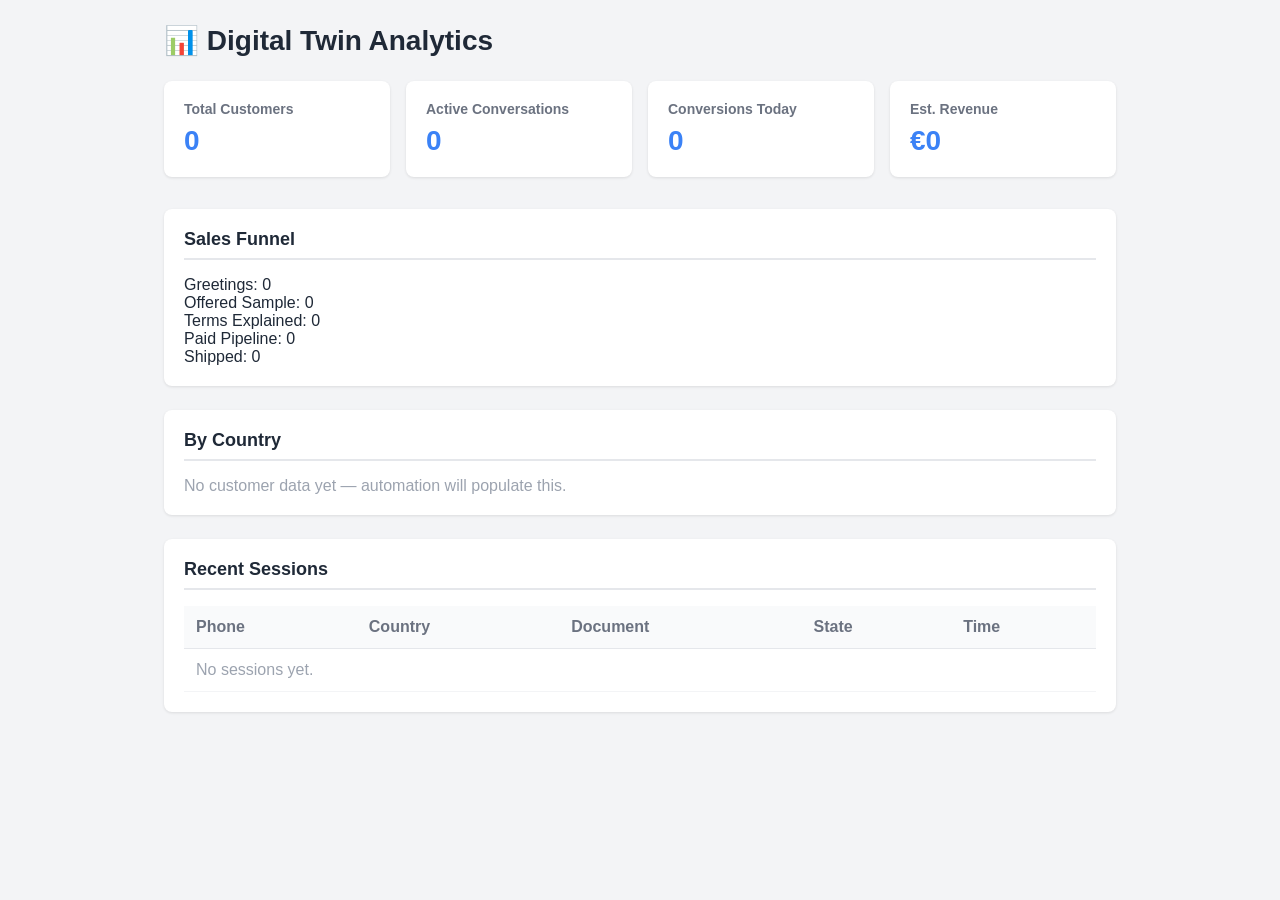
<file: digital-twin-extension/dashboard/dashboard.html>
<!DOCTYPE html>
<html lang="en">
<head>
  <meta charset="UTF-8">
  <meta name="viewport" content="width=device-width, initial-scale=1.0">
  <title>Digital Twin Dashboard</title>
  <link rel="stylesheet" href="dashboard.css">
</head>
<body>
  <div class="container">
    <h1>📊 Digital Twin Analytics</h1>

    <div class="kpi-grid">
      <div class="kpi-card">
        <h3>Total Customers</h3>
        <p class="value" id="totalCustomers">0</p>
      </div>
      <div class="kpi-card">
        <h3>Active Conversations</h3>
        <p class="value" id="activeConversations">0</p>
      </div>
      <div class="kpi-card">
        <h3>Conversions Today</h3>
        <p class="value" id="conversionsToday">0</p>
      </div>
      <div class="kpi-card">
        <h3>Est. Revenue</h3>
        <p class="value" id="estimatedRevenue">€0</p>
      </div>
    </div>

    <div class="section">
      <h2>Sales Funnel</h2>
      <div id="salesFunnel"></div>
    </div>

    <div class="section">
      <h2>By Country</h2>
      <div id="countryBreakdown"></div>
    </div>

    <div class="section">
      <h2>Recent Sessions</h2>
      <table id="sessionsTable">
        <thead>
          <tr>
            <th>Phone</th>
            <th>Country</th>
            <th>Document</th>
            <th>State</th>
            <th>Time</th>
          </tr>
        </thead>
        <tbody id="sessionsTbody">
        </tbody>
      </table>
    </div>
  </div>

  <script src="dashboard.js"></script>
</body>
</html>
</file>
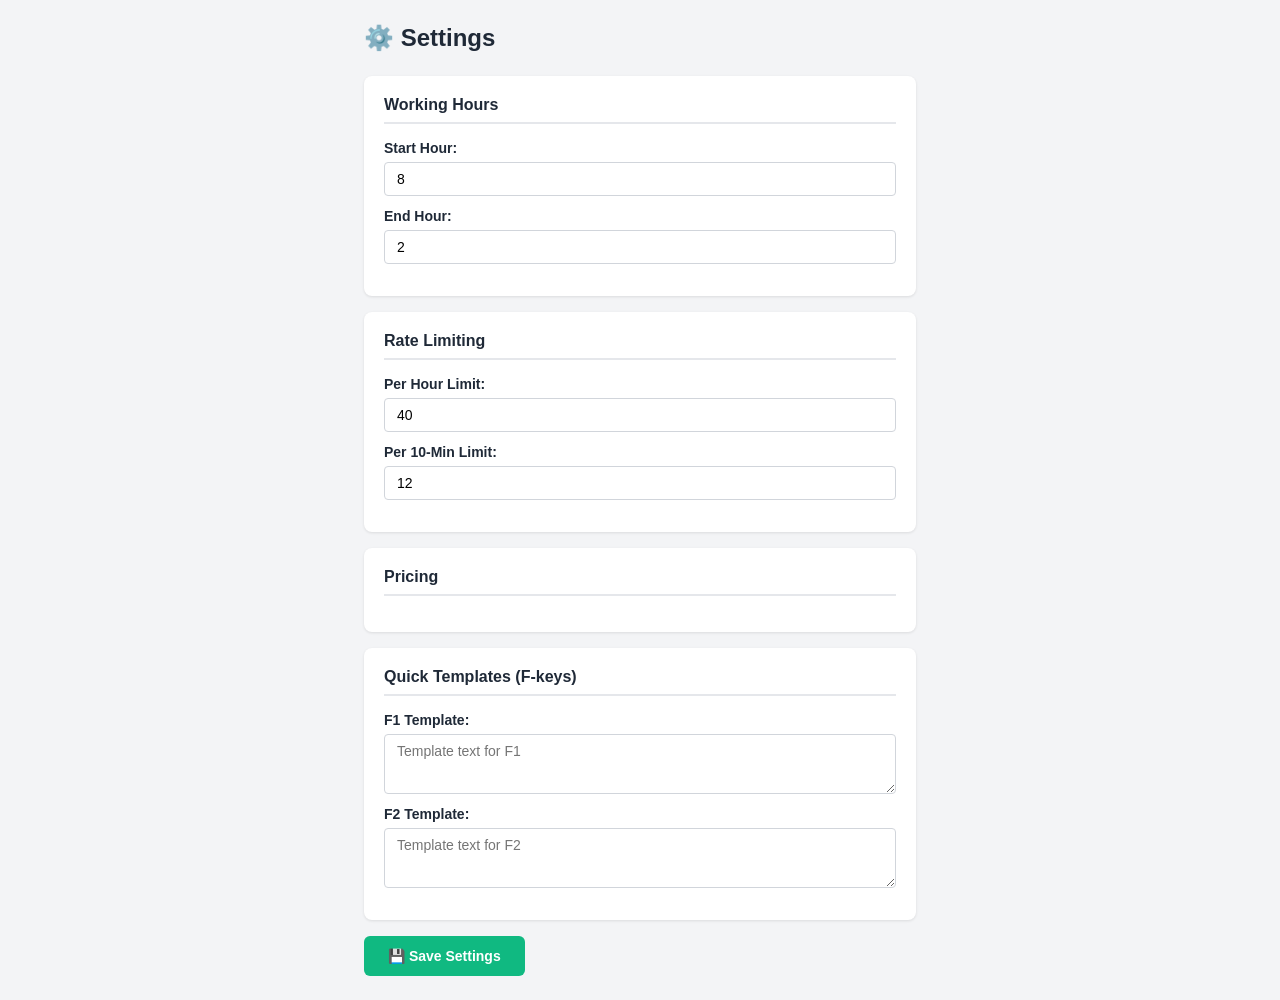
<file: digital-twin-extension/options/options.html>
<!DOCTYPE html>
<html lang="en">
<head>
  <meta charset="UTF-8">
  <meta name="viewport" content="width=device-width, initial-scale=1.0">
  <title>Digital Twin Settings</title>
  <link rel="stylesheet" href="options.css">
</head>
<body>
  <div class="container">
    <h1>⚙️ Settings</h1>

    <div class="section">
      <h2>Working Hours</h2>
      <div class="setting">
        <label for="startHour">Start Hour:</label>
        <input type="number" id="startHour" min="0" max="23" value="8">
      </div>
      <div class="setting">
        <label for="endHour">End Hour:</label>
        <input type="number" id="endHour" min="0" max="23" value="2">
      </div>
    </div>

    <div class="section">
      <h2>Rate Limiting</h2>
      <div class="setting">
        <label for="perHourLimit">Per Hour Limit:</label>
        <input type="number" id="perHourLimit" min="1" value="40">
      </div>
      <div class="setting">
        <label for="per10MinLimit">Per 10-Min Limit:</label>
        <input type="number" id="per10MinLimit" min="1" value="12">
      </div>
    </div>

    <div class="section">
      <h2>Pricing</h2>
      <div id="pricingTable">
        <!-- Populated by JS -->
      </div>
    </div>

    <div class="section">
      <h2>Quick Templates (F-keys)</h2>
      <div class="setting">
        <label for="template1">F1 Template:</label>
        <textarea id="template1" placeholder="Template text for F1"></textarea>
      </div>
      <div class="setting">
        <label for="template2">F2 Template:</label>
        <textarea id="template2" placeholder="Template text for F2"></textarea>
      </div>
    </div>

    <button id="saveBtn" class="btn-save">💾 Save Settings</button>
    <span id="status" class="status-message"></span>
  </div>

  <script src="options.js"></script>
</body>
</html>
</file>
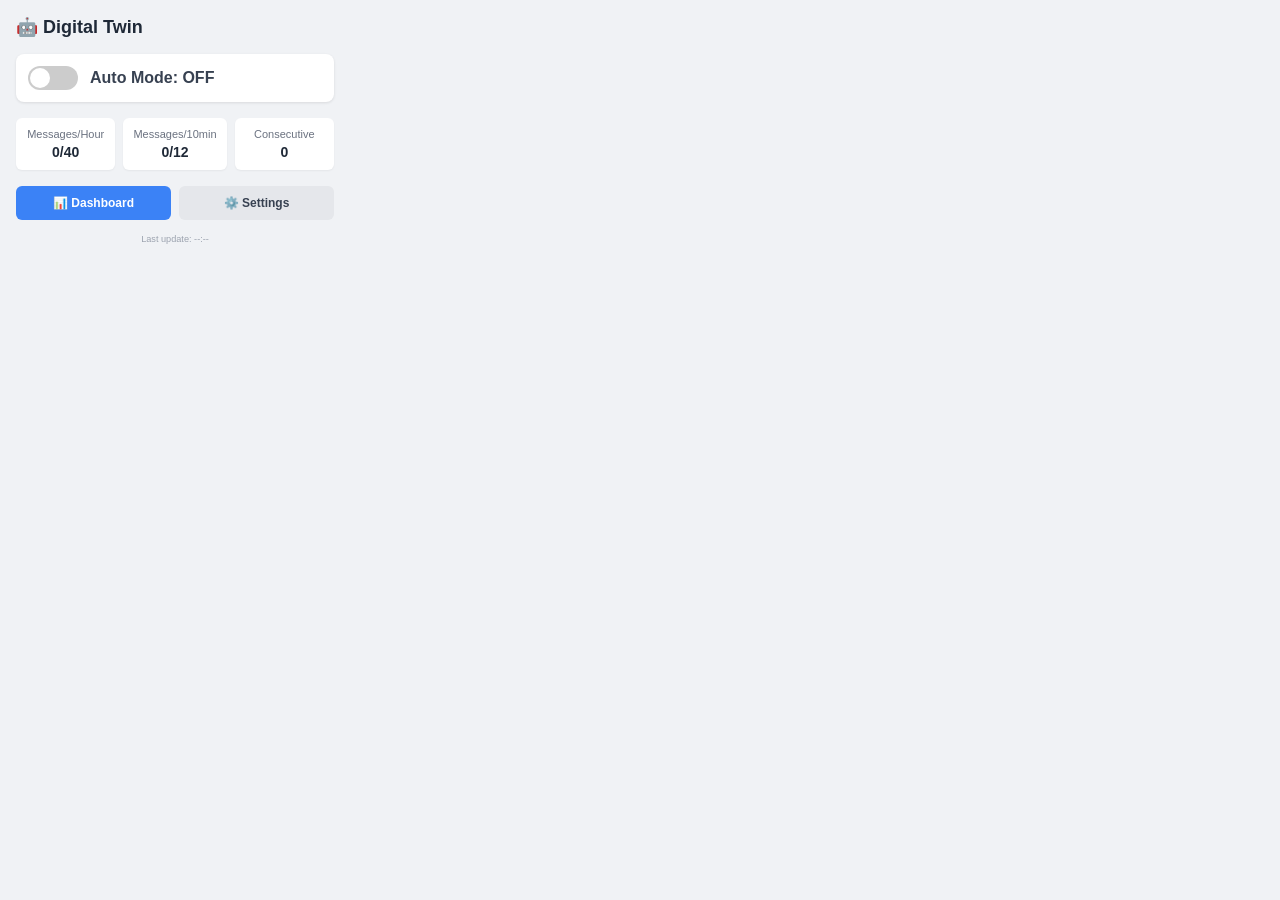
<file: digital-twin-extension/popup/popup.html>
<!DOCTYPE html>
<html lang="en">
<head>
  <meta charset="UTF-8">
  <meta name="viewport" content="width=device-width, initial-scale=1.0">
  <title>Digital Twin Control</title>
  <link rel="stylesheet" href="popup.css">
</head>
<body>
  <div class="container">
    <h1>🤖 Digital Twin</h1>
    
    <div class="toggle-section">
      <label class="toggle-switch">
        <input type="checkbox" id="autoModeToggle">
        <span class="slider"></span>
      </label>
      <span id="status">Auto Mode: OFF</span>
    </div>

    <div class="stats">
      <div class="stat">
        <span class="label">Messages/Hour</span>
        <span class="value" id="messagesPerHour">0/40</span>
      </div>
      <div class="stat">
        <span class="label">Messages/10min</span>
        <span class="value" id="messagesPerTenMin">0/12</span>
      </div>
      <div class="stat">
        <span class="label">Consecutive</span>
        <span class="value" id="consecutiveReplies">0</span>
      </div>
    </div>

    <div class="buttons">
      <button id="dashboardBtn" class="btn-primary">📊 Dashboard</button>
      <button id="settingsBtn" class="btn-secondary">⚙️ Settings</button>
    </div>

    <div class="info">
      <small>Last update: <span id="lastUpdate">--:--</span></small>
    </div>
  </div>

  <script src="popup.js"></script>
</body>
</html>
</file>
<file: digital-twin-extension/dashboard/dashboard.css>
* {
  margin: 0;
  padding: 0;
  box-sizing: border-box;
}

body {
  font-family: -apple-system, BlinkMacSystemFont, 'Segoe UI', Roboto, sans-serif;
  background: #f3f4f6;
  color: #1f2937;
}

.container {
  max-width: 1000px;
  margin: 0 auto;
  padding: 24px;
}

h1 {
  font-size: 28px;
  margin-bottom: 24px;
}

.kpi-grid {
  display: grid;
  grid-template-columns: repeat(auto-fit, minmax(200px, 1fr));
  gap: 16px;
  margin-bottom: 32px;
}

.kpi-card {
  background: white;
  padding: 20px;
  border-radius: 8px;
  box-shadow: 0 1px 3px rgba(0, 0, 0, 0.1);
}

.kpi-card h3 {
  font-size: 14px;
  color: #6b7280;
  margin-bottom: 8px;
}

.kpi-card .value {
  font-size: 28px;
  font-weight: 700;
  color: #3b82f6;
}

.section {
  background: white;
  padding: 20px;
  border-radius: 8px;
  box-shadow: 0 1px 3px rgba(0, 0, 0, 0.1);
  margin-bottom: 24px;
}

.section h2 {
  font-size: 18px;
  margin-bottom: 16px;
  border-bottom: 2px solid #e5e7eb;
  padding-bottom: 8px;
}

table {
  width: 100%;
  border-collapse: collapse;
}

table thead {
  background: #f9fafb;
}

table th {
  padding: 12px;
  text-align: left;
  font-weight: 600;
  color: #6b7280;
  border-bottom: 1px solid #e5e7eb;
}

table td {
  padding: 12px;
  border-bottom: 1px solid #f3f4f6;
}

table tbody tr:hover {
  background: #f9fafb;
}
</file>
<file: digital-twin-extension/options/options.css>
* {
  margin: 0;
  padding: 0;
  box-sizing: border-box;
}

body {
  font-family: -apple-system, BlinkMacSystemFont, 'Segoe UI', Roboto, sans-serif;
  background: #f3f4f6;
  color: #1f2937;
}

.container {
  max-width: 600px;
  margin: 0 auto;
  padding: 24px;
}

h1 {
  font-size: 24px;
  margin-bottom: 24px;
}

.section {
  background: white;
  padding: 20px;
  margin-bottom: 16px;
  border-radius: 8px;
  box-shadow: 0 1px 3px rgba(0, 0, 0, 0.1);
}

.section h2 {
  font-size: 16px;
  margin-bottom: 16px;
  border-bottom: 2px solid #e5e7eb;
  padding-bottom: 8px;
}

.setting {
  margin-bottom: 12px;
  display: flex;
  flex-direction: column;
}

.setting label {
  font-weight: 600;
  margin-bottom: 6px;
  font-size: 14px;
}

.setting input[type="number"],
.setting input[type="text"],
.setting textarea {
  padding: 8px 12px;
  border: 1px solid #d1d5db;
  border-radius: 4px;
  font-size: 14px;
  font-family: inherit;
}

.setting textarea {
  resize: vertical;
  min-height: 60px;
}

.setting input:focus,
.setting textarea:focus {
  outline: none;
  border-color: #3b82f6;
  box-shadow: 0 0 0 3px rgba(59, 130, 246, 0.1);
}

.btn-save {
  background: #10b981;
  color: white;
  padding: 12px 24px;
  border: none;
  border-radius: 6px;
  cursor: pointer;
  font-weight: 600;
  font-size: 14px;
  transition: 0.2s;
}

.btn-save:hover {
  background: #059669;
}

.status-message {
  display: inline-block;
  margin-left: 12px;
  font-size: 14px;
  color: #10b981;
}

.status-message.error {
  color: #ef4444;
}
</file>
<file: digital-twin-extension/popup/popup.css>
* {
  margin: 0;
  padding: 0;
  box-sizing: border-box;
}

body {
  font-family: -apple-system, BlinkMacSystemFont, 'Segoe UI', Roboto, sans-serif;
  background: #f0f2f5;
  width: 350px;
}

.container {
  padding: 16px;
}

h1 {
  font-size: 18px;
  margin-bottom: 16px;
  color: #1f2937;
}

.toggle-section {
  display: flex;
  align-items: center;
  gap: 12px;
  padding: 12px;
  background: white;
  border-radius: 8px;
  margin-bottom: 16px;
  box-shadow: 0 1px 3px rgba(0, 0, 0, 0.1);
}

.toggle-switch {
  display: flex;
  align-items: center;
  cursor: pointer;
  position: relative;
  width: 50px;
  height: 24px;
}

.toggle-switch input {
  display: none;
}

.slider {
  position: absolute;
  width: 100%;
  height: 100%;
  background: #ccc;
  border-radius: 24px;
  transition: 0.3s;
}

.toggle-switch input:checked + .slider {
  background: #10b981;
}

.slider::before {
  content: '';
  position: absolute;
  width: 20px;
  height: 20px;
  left: 2px;
  top: 2px;
  background: white;
  border-radius: 50%;
  transition: 0.3s;
}

.toggle-switch input:checked + .slider::before {
  transform: translateX(26px);
}

#status {
  font-weight: 600;
  color: #374151;
}

.stats {
  display: grid;
  grid-template-columns: 1fr 1fr 1fr;
  gap: 8px;
  margin-bottom: 16px;
}

.stat {
  background: white;
  padding: 10px;
  border-radius: 6px;
  text-align: center;
  box-shadow: 0 1px 2px rgba(0, 0, 0, 0.05);
}

.stat .label {
  display: block;
  font-size: 11px;
  color: #6b7280;
  margin-bottom: 4px;
}

.stat .value {
  display: block;
  font-size: 14px;
  font-weight: 700;
  color: #1f2937;
}

.buttons {
  display: grid;
  grid-template-columns: 1fr 1fr;
  gap: 8px;
  margin-bottom: 12px;
}

.btn-primary, .btn-secondary {
  padding: 10px;
  border: none;
  border-radius: 6px;
  cursor: pointer;
  font-weight: 600;
  font-size: 12px;
  transition: 0.2s;
}

.btn-primary {
  background: #3b82f6;
  color: white;
}

.btn-primary:hover {
  background: #2563eb;
}

.btn-secondary {
  background: #e5e7eb;
  color: #374151;
}

.btn-secondary:hover {
  background: #d1d5db;
}

.info {
  text-align: center;
  font-size: 11px;
  color: #9ca3af;
  margin-top: 8px;
}
</file>
